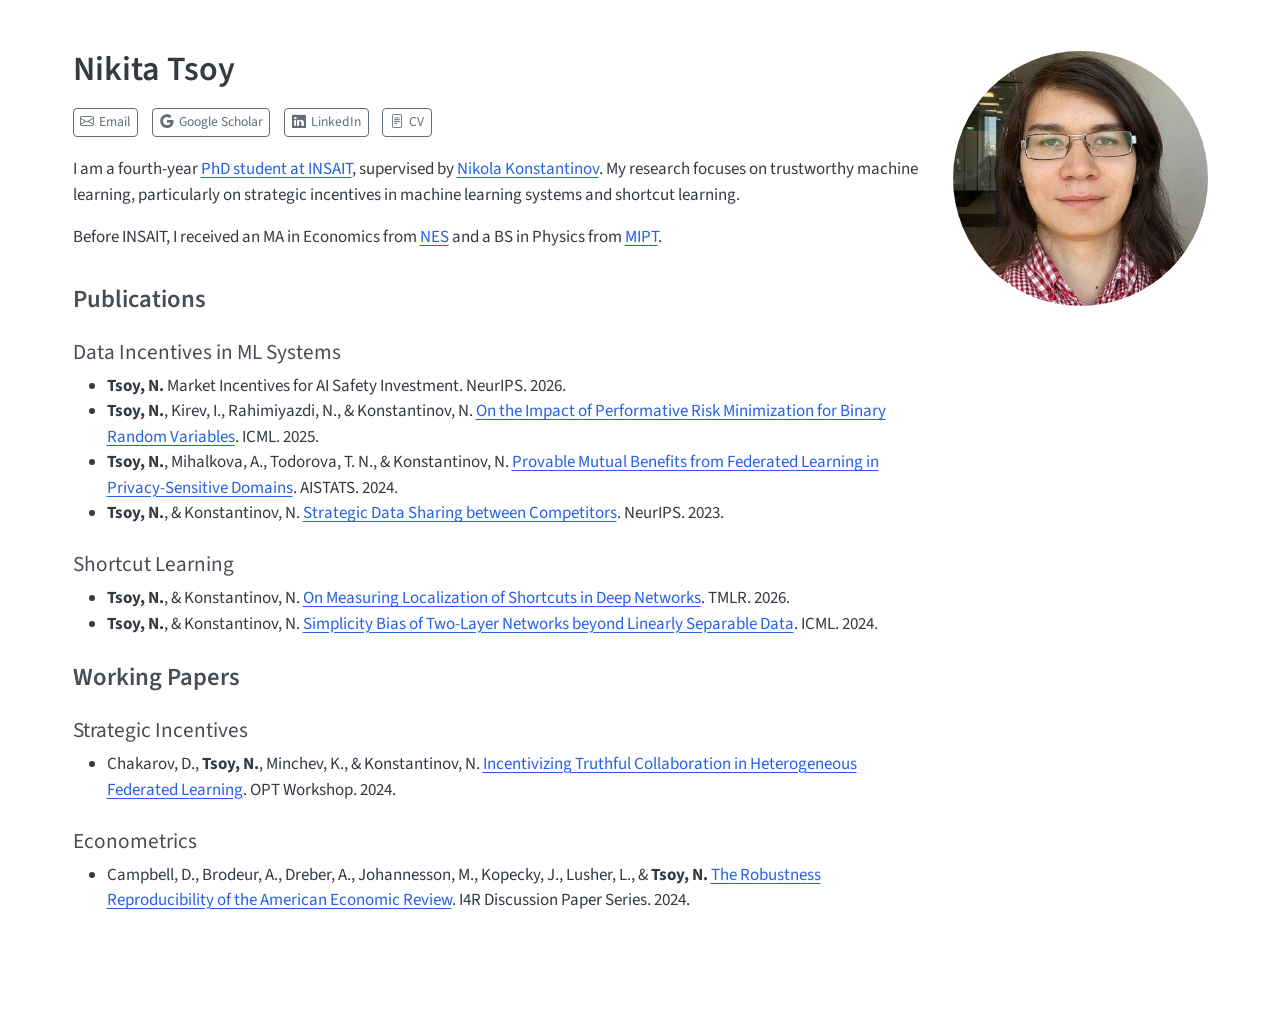
<file: index.html>
<!DOCTYPE html>
<html xmlns="http://www.w3.org/1999/xhtml" lang="en" xml:lang="en"><head>

<meta charset="utf-8">
<meta name="generator" content="quarto-1.9.38">

<meta name="viewport" content="width=device-width, initial-scale=1.0, user-scalable=yes">


<title>Nikita Tsoy</title>
<style>
/* Default styles provided by pandoc.
** See https://pandoc.org/MANUAL.html#variables-for-html for config info.
*/
code{white-space: pre-wrap;}
span.smallcaps{font-variant: small-caps;}
div.columns{display: flex; gap: min(4vw, 1.5em);}
div.column{flex: auto; overflow-x: auto;}
div.hanging-indent{margin-left: 1.5em; text-indent: -1.5em;}
ul.task-list{list-style: none;}
ul.task-list li input[type="checkbox"] {
  width: 0.8em;
  margin: 0 0.8em 0.2em -1em; /* quarto-specific, see https://github.com/quarto-dev/quarto-cli/issues/4556 */ 
  vertical-align: middle;
}
</style>


<script src="site_libs/quarto-nav/quarto-nav.js"></script>
<script src="site_libs/clipboard/clipboard.min.js"></script>
<script src="site_libs/quarto-search/autocomplete.umd.js"></script>
<script src="site_libs/quarto-search/fuse.min.js"></script>
<script src="site_libs/quarto-search/quarto-search.js"></script>
<meta name="quarto:offset" content="./">
<script src="site_libs/quarto-html/quarto.js" type="module"></script>
<script src="site_libs/quarto-html/tabsets/tabsets.js" type="module"></script>
<script src="site_libs/quarto-html/popper.min.js"></script>
<script src="site_libs/quarto-html/tippy.umd.min.js"></script>
<link href="site_libs/quarto-html/tippy.css" rel="stylesheet">
<link href="site_libs/quarto-html/quarto-syntax-highlighting-15634bcf2e68342d4ad2dfa704d543f6.css" rel="stylesheet" id="quarto-text-highlighting-styles">
<script src="site_libs/bootstrap/bootstrap.min.js"></script>
<link href="site_libs/bootstrap/bootstrap-icons.css" rel="stylesheet">
<link href="site_libs/bootstrap/bootstrap-c4ed11130decf2307763280cf2d6ceb8.min.css" rel="stylesheet" append-hash="true" id="quarto-bootstrap" data-mode="light">
<script id="quarto-search-options" type="application/json">{
  "location": "sidebar",
  "copy-button": false,
  "collapse-after": 3,
  "panel-placement": "start",
  "type": "textbox",
  "limit": 50,
  "keyboard-shortcut": [
    "f",
    "/",
    "s"
  ],
  "show-item-context": false,
  "language": {
    "search-no-results-text": "No results",
    "search-matching-documents-text": "matching documents",
    "search-copy-link-title": "Copy link to search",
    "search-hide-matches-text": "Hide additional matches",
    "search-more-match-text": "more match in this document",
    "search-more-matches-text": "more matches in this document",
    "search-clear-button-title": "Clear",
    "search-text-placeholder": "",
    "search-detached-cancel-button-title": "Cancel",
    "search-submit-button-title": "Submit",
    "search-label": "Search"
  }
}</script>


<link rel="stylesheet" href="styles.css">
</head>

<body class="quarto-light">

<div id="quarto-search-results"></div>
<!-- content -->
<div id="quarto-content" class="quarto-container page-columns page-rows-contents page-layout-full">
<!-- sidebar -->
<!-- margin-sidebar -->
    
<!-- main -->
<div class="quarto-about-solana column-page">
  <div class="about-entity">
    <div class="entity-contents">
      <header id="title-block-header" class="quarto-title-block default">
<div class="quarto-title">
<h1 class="title">Nikita Tsoy</h1>
</div>
<div class="quarto-title-meta column-page">
  </div>
</header> <div class="about-links">
  <a href="mailto:nikita.tsoy@insait.ai" class="about-link" rel="" target="">
    <i class="bi bi-envelope"></i>
     <span class="about-link-text">Email</span>
  </a>
  <a href="https://scholar.google.com/citations?user=R6oTOHUAAAAJ" class="about-link" rel="" target="">
    <i class="bi bi-google"></i>
     <span class="about-link-text">Google Scholar</span>
  </a>
  <a href="https://www.linkedin.com/in/nikita-tsoy98/" class="about-link" rel="" target="">
    <i class="bi bi-linkedin"></i>
     <span class="about-link-text">LinkedIn</span>
  </a>
  <a href="/cv.pdf" class="about-link" rel="" target="">
    <i class="bi bi-file-text"></i>
     <span class="about-link-text">CV</span>
  </a>
</div>
      <div class="about-contents"><main class="content column-page" id="quarto-document-content">
<p>I am a fourth-year <a href="https://insait.ai/nikita-tsoy">PhD student at INSAIT</a>, supervised by <a href="https://insait.ai/dr-nikola-konstantinov/">Nikola Konstantinov</a>. My research focuses on trustworthy machine learning, particularly on strategic incentives in machine learning systems and shortcut learning.</p>
<p>Before INSAIT, I received an MA in Economics from <a href="https://www.nes.ru/">NES</a> and a BS in Physics from <a href="https://eng.mipt.ru/">MIPT</a>.</p>
<section id="publications" class="level3">
<h3 data-anchor-id="publications">Publications</h3>
<section id="data-incentives-in-ml-systems" class="level4">
<h4 data-anchor-id="data-incentives-in-ml-systems">Data Incentives in ML Systems</h4>
<ul>
<li><strong>Tsoy, N.</strong> Market Incentives for AI Safety Investment. NeurIPS. 2026.</li>
<li><strong>Tsoy, N.</strong>, Kirev, I., Rahimiyazdi, N., &amp; Konstantinov, N. <a href="https://openreview.net/forum?id=yIL0WEiGNo">On the Impact of Performative Risk Minimization for Binary Random Variables</a>. ICML. 2025.</li>
<li><strong>Tsoy, N.</strong>, Mihalkova, A., Todorova, T. N., &amp; Konstantinov, N. <a href="https://proceedings.mlr.press/v238/tsoy24a.html">Provable Mutual Benefits from Federated Learning in Privacy-Sensitive Domains</a>. AISTATS. 2024.</li>
<li><strong>Tsoy, N.</strong>, &amp; Konstantinov, N. <a href="https://openreview.net/forum?id=AkK3S2spZs">Strategic Data Sharing between Competitors</a>. NeurIPS. 2023.</li>
</ul>
</section>
<section id="shortcut-learning" class="level4">
<h4 data-anchor-id="shortcut-learning">Shortcut Learning</h4>
<ul>
<li><strong>Tsoy, N.</strong>, &amp; Konstantinov, N. <a href="https://openreview.net/forum?id=53nSsrMKU4">On Measuring Localization of Shortcuts in Deep Networks</a>. TMLR. 2026.</li>
<li><strong>Tsoy, N.</strong>, &amp; Konstantinov, N. <a href="https://openreview.net/forum?id=eGZH3HCuGm">Simplicity Bias of Two-Layer Networks beyond Linearly Separable Data</a>. ICML. 2024.</li>
</ul>
</section>
</section>
<section id="working-papers" class="level3">
<h3 data-anchor-id="working-papers">Working Papers</h3>
<section id="strategic-incentives" class="level4">
<h4 data-anchor-id="strategic-incentives">Strategic Incentives</h4>
<ul>
<li>Chakarov, D., <strong>Tsoy, N.</strong>, Minchev, K., &amp; Konstantinov, N. <a href="https://arxiv.org/abs/2412.00980">Incentivizing Truthful Collaboration in Heterogeneous Federated Learning</a>. OPT Workshop. 2024.</li>
</ul>
</section>
<section id="econometrics" class="level4">
<h4 data-anchor-id="econometrics">Econometrics</h4>
<ul>
<li>Campbell, D., Brodeur, A., Dreber, A., Johannesson, M., Kopecky, J., Lusher, L., &amp; <strong>Tsoy, N.</strong> <a href="https://hdl.handle.net/10419/295222">The Robustness Reproducibility of the American Economic Review</a>. I4R Discussion Paper Series. 2024.</li>
</ul>


</section>
</section>
</main></div>
    </div>
    <img src="selfie.jpg" alt="Nikita Tsoy" class="about-image
  round " style="height: 15em; width: 15em;">
  </div>
</div>
 <!-- /main -->
<script id="quarto-html-after-body" type="application/javascript">
  window.document.addEventListener("DOMContentLoaded", function (event) {
    const isCodeAnnotation = (el) => {
      for (const clz of el.classList) {
        if (clz.startsWith('code-annotation-')) {                     
          return true;
        }
      }
      return false;
    }
    const onCopySuccess = function(e) {
      // button target
      const button = e.trigger;
      // don't keep focus
      button.blur();
      // flash "checked"
      button.classList.add('code-copy-button-checked');
      var currentTitle = button.getAttribute("title");
      button.setAttribute("title", "Copied!");
      let tooltip;
      if (window.bootstrap) {
        button.setAttribute("data-bs-toggle", "tooltip");
        button.setAttribute("data-bs-placement", "left");
        button.setAttribute("data-bs-title", "Copied!");
        tooltip = new bootstrap.Tooltip(button, 
          { trigger: "manual", 
            customClass: "code-copy-button-tooltip",
            offset: [0, -8]});
        tooltip.show();    
      }
      setTimeout(function() {
        if (tooltip) {
          tooltip.hide();
          button.removeAttribute("data-bs-title");
          button.removeAttribute("data-bs-toggle");
          button.removeAttribute("data-bs-placement");
        }
        button.setAttribute("title", currentTitle);
        button.classList.remove('code-copy-button-checked');
      }, 1000);
      // clear code selection
      e.clearSelection();
    }
    const getTextToCopy = function(trigger) {
      const outerScaffold = trigger.parentElement.cloneNode(true);
      const codeEl = outerScaffold.querySelector('code');
      for (const childEl of codeEl.children) {
        if (isCodeAnnotation(childEl)) {
          childEl.remove();
        }
      }
      return codeEl.innerText;
    }
    const clipboard = new window.ClipboardJS('.code-copy-button:not([data-in-quarto-modal])', {
      text: getTextToCopy
    });
    clipboard.on('success', onCopySuccess);
    if (window.document.getElementById('quarto-embedded-source-code-modal')) {
      const clipboardModal = new window.ClipboardJS('.code-copy-button[data-in-quarto-modal]', {
        text: getTextToCopy,
        container: window.document.getElementById('quarto-embedded-source-code-modal')
      });
      clipboardModal.on('success', onCopySuccess);
    }
      var localhostRegex = new RegExp(/^(?:http|https):\/\/localhost\:?[0-9]*\//);
      var mailtoRegex = new RegExp(/^mailto:/);
        var filterRegex = new RegExp('/' + window.location.host + '/');
      var isInternal = (href) => {
          return filterRegex.test(href) || localhostRegex.test(href) || mailtoRegex.test(href);
      }
      // Inspect non-navigation links and adorn them if external
     var links = window.document.querySelectorAll('a[href]:not(.nav-link):not(.navbar-brand):not(.toc-action):not(.sidebar-link):not(.sidebar-item-toggle):not(.pagination-link):not(.no-external):not([aria-hidden]):not(.dropdown-item):not(.quarto-navigation-tool):not(.about-link)');
      for (var i=0; i<links.length; i++) {
        const link = links[i];
        if (!isInternal(link.href)) {
          // undo the damage that might have been done by quarto-nav.js in the case of
          // links that we want to consider external
          if (link.dataset.originalHref !== undefined) {
            link.href = link.dataset.originalHref;
          }
        }
      }
    function tippyHover(el, contentFn, onTriggerFn, onUntriggerFn) {
      const config = {
        allowHTML: true,
        maxWidth: 500,
        delay: 100,
        arrow: false,
        appendTo: function(el) {
            return el.parentElement;
        },
        interactive: true,
        interactiveBorder: 10,
        theme: 'quarto',
        placement: 'bottom-start',
      };
      if (contentFn) {
        config.content = contentFn;
      }
      if (onTriggerFn) {
        config.onTrigger = onTriggerFn;
      }
      if (onUntriggerFn) {
        config.onUntrigger = onUntriggerFn;
      }
      window.tippy(el, config); 
    }
    const noterefs = window.document.querySelectorAll('a[role="doc-noteref"]');
    for (var i=0; i<noterefs.length; i++) {
      const ref = noterefs[i];
      tippyHover(ref, function() {
        // use id or data attribute instead here
        let href = ref.getAttribute('data-footnote-href') || ref.getAttribute('href');
        try { href = new URL(href).hash; } catch {}
        const id = href.replace(/^#\/?/, "");
        const note = window.document.getElementById(id);
        if (note) {
          return note.innerHTML;
        } else {
          return "";
        }
      });
    }
    const xrefs = window.document.querySelectorAll('a.quarto-xref');
    const processXRef = (id, note) => {
      // Strip column container classes
      const stripColumnClz = (el) => {
        el.classList.remove("page-full", "page-columns");
        if (el.children) {
          for (const child of el.children) {
            stripColumnClz(child);
          }
        }
      }
      stripColumnClz(note)
      if (id === null || id.startsWith('sec-')) {
        // Special case sections, only their first couple elements
        const container = document.createElement("div");
        if (note.children && note.children.length > 2) {
          container.appendChild(note.children[0].cloneNode(true));
          for (let i = 1; i < note.children.length; i++) {
            const child = note.children[i];
            if (child.tagName === "P" && child.innerText === "") {
              continue;
            } else {
              container.appendChild(child.cloneNode(true));
              break;
            }
          }
          if (window.Quarto?.typesetMath) {
            window.Quarto.typesetMath(container);
          }
          return container.innerHTML
        } else {
          if (window.Quarto?.typesetMath) {
            window.Quarto.typesetMath(note);
          }
          return note.innerHTML;
        }
      } else {
        // Remove any anchor links if they are present
        const anchorLink = note.querySelector('a.anchorjs-link');
        if (anchorLink) {
          anchorLink.remove();
        }
        if (window.Quarto?.typesetMath) {
          window.Quarto.typesetMath(note);
        }
        if (note.classList.contains("callout")) {
          return note.outerHTML;
        } else {
          return note.innerHTML;
        }
      }
    }
    for (var i=0; i<xrefs.length; i++) {
      const xref = xrefs[i];
      tippyHover(xref, undefined, function(instance) {
        instance.disable();
        let url = xref.getAttribute('href');
        let hash = undefined; 
        if (url.startsWith('#')) {
          hash = url;
        } else {
          try { hash = new URL(url).hash; } catch {}
        }
        if (hash) {
          const id = hash.replace(/^#\/?/, "");
          const note = window.document.getElementById(id);
          if (note !== null) {
            try {
              const html = processXRef(id, note.cloneNode(true));
              instance.setContent(html);
            } finally {
              instance.enable();
              instance.show();
            }
          } else {
            // See if we can fetch this
            fetch(url.split('#')[0])
            .then(res => res.text())
            .then(html => {
              const parser = new DOMParser();
              const htmlDoc = parser.parseFromString(html, "text/html");
              const note = htmlDoc.getElementById(id);
              if (note !== null) {
                const html = processXRef(id, note);
                instance.setContent(html);
              } 
            }).finally(() => {
              instance.enable();
              instance.show();
            });
          }
        } else {
          // See if we can fetch a full url (with no hash to target)
          // This is a special case and we should probably do some content thinning / targeting
          fetch(url)
          .then(res => res.text())
          .then(html => {
            const parser = new DOMParser();
            const htmlDoc = parser.parseFromString(html, "text/html");
            const note = htmlDoc.querySelector('main.content');
            if (note !== null) {
              // This should only happen for chapter cross references
              // (since there is no id in the URL)
              // remove the first header
              if (note.children.length > 0 && note.children[0].tagName === "HEADER") {
                note.children[0].remove();
              }
              const html = processXRef(null, note);
              instance.setContent(html);
            } 
          }).finally(() => {
            instance.enable();
            instance.show();
          });
        }
      }, function(instance) {
      });
    }
        let selectedAnnoteEl;
        const selectorForAnnotation = ( cell, annotation) => {
          let cellAttr = 'data-code-cell="' + cell + '"';
          let lineAttr = 'data-code-annotation="' +  annotation + '"';
          const selector = 'span[' + cellAttr + '][' + lineAttr + ']';
          return selector;
        }
        const selectCodeLines = (annoteEl) => {
          const doc = window.document;
          const targetCell = annoteEl.getAttribute("data-target-cell");
          const targetAnnotation = annoteEl.getAttribute("data-target-annotation");
          const annoteSpan = window.document.querySelector(selectorForAnnotation(targetCell, targetAnnotation));
          const lines = annoteSpan.getAttribute("data-code-lines").split(",");
          const lineIds = lines.map((line) => {
            return targetCell + "-" + line;
          })
          let top = null;
          let height = null;
          let parent = null;
          if (lineIds.length > 0) {
              //compute the position of the single el (top and bottom and make a div)
              const el = window.document.getElementById(lineIds[0]);
              top = el.offsetTop;
              height = el.offsetHeight;
              parent = el.parentElement.parentElement;
            if (lineIds.length > 1) {
              const lastEl = window.document.getElementById(lineIds[lineIds.length - 1]);
              const bottom = lastEl.offsetTop + lastEl.offsetHeight;
              height = bottom - top;
            }
            if (top !== null && height !== null && parent !== null) {
              // cook up a div (if necessary) and position it 
              let div = window.document.getElementById("code-annotation-line-highlight");
              if (div === null) {
                div = window.document.createElement("div");
                div.setAttribute("id", "code-annotation-line-highlight");
                div.style.position = 'absolute';
                parent.appendChild(div);
              }
              div.style.top = top - 2 + "px";
              div.style.height = height + 4 + "px";
              div.style.left = 0;
              let gutterDiv = window.document.getElementById("code-annotation-line-highlight-gutter");
              if (gutterDiv === null) {
                gutterDiv = window.document.createElement("div");
                gutterDiv.setAttribute("id", "code-annotation-line-highlight-gutter");
                gutterDiv.style.position = 'absolute';
                const codeCell = window.document.getElementById(targetCell);
                const gutter = codeCell.querySelector('.code-annotation-gutter');
                gutter.appendChild(gutterDiv);
              }
              gutterDiv.style.top = top - 2 + "px";
              gutterDiv.style.height = height + 4 + "px";
            }
            selectedAnnoteEl = annoteEl;
          }
        };
        const unselectCodeLines = () => {
          const elementsIds = ["code-annotation-line-highlight", "code-annotation-line-highlight-gutter"];
          elementsIds.forEach((elId) => {
            const div = window.document.getElementById(elId);
            if (div) {
              div.remove();
            }
          });
          selectedAnnoteEl = undefined;
        };
          // Handle positioning of the toggle
      window.addEventListener(
        "resize",
        throttle(() => {
          elRect = undefined;
          if (selectedAnnoteEl) {
            selectCodeLines(selectedAnnoteEl);
          }
        }, 10)
      );
      function throttle(fn, ms) {
      let throttle = false;
      let timer;
        return (...args) => {
          if(!throttle) { // first call gets through
              fn.apply(this, args);
              throttle = true;
          } else { // all the others get throttled
              if(timer) clearTimeout(timer); // cancel #2
              timer = setTimeout(() => {
                fn.apply(this, args);
                timer = throttle = false;
              }, ms);
          }
        };
      }
        // Attach click handler to the DT
        const annoteDls = window.document.querySelectorAll('dt[data-target-cell]');
        for (const annoteDlNode of annoteDls) {
          annoteDlNode.addEventListener('click', (event) => {
            const clickedEl = event.target;
            if (clickedEl !== selectedAnnoteEl) {
              unselectCodeLines();
              const activeEl = window.document.querySelector('dt[data-target-cell].code-annotation-active');
              if (activeEl) {
                activeEl.classList.remove('code-annotation-active');
              }
              selectCodeLines(clickedEl);
              clickedEl.classList.add('code-annotation-active');
            } else {
              // Unselect the line
              unselectCodeLines();
              clickedEl.classList.remove('code-annotation-active');
            }
          });
        }
    const findCites = (el) => {
      const parentEl = el.parentElement;
      if (parentEl) {
        const cites = parentEl.dataset.cites;
        if (cites) {
          return {
            el,
            cites: cites.split(' ')
          };
        } else {
          return findCites(el.parentElement)
        }
      } else {
        return undefined;
      }
    };
    var bibliorefs = window.document.querySelectorAll('a[role="doc-biblioref"]');
    for (var i=0; i<bibliorefs.length; i++) {
      const ref = bibliorefs[i];
      const citeInfo = findCites(ref);
      if (citeInfo) {
        tippyHover(citeInfo.el, function() {
          var popup = window.document.createElement('div');
          citeInfo.cites.forEach(function(cite) {
            var citeDiv = window.document.createElement('div');
            citeDiv.classList.add('hanging-indent');
            citeDiv.classList.add('csl-entry');
            var biblioDiv = window.document.getElementById('ref-' + cite);
            if (biblioDiv) {
              citeDiv.innerHTML = biblioDiv.innerHTML;
            }
            popup.appendChild(citeDiv);
          });
          return popup.innerHTML;
        });
      }
    }
  });
  </script>
</div> <!-- /content -->




</body></html>
</file>
<file: site_libs/quarto-html/tippy.css>
.tippy-box[data-animation=fade][data-state=hidden]{opacity:0}[data-tippy-root]{max-width:calc(100vw - 10px)}.tippy-box{position:relative;background-color:#333;color:#fff;border-radius:4px;font-size:14px;line-height:1.4;white-space:normal;outline:0;transition-property:transform,visibility,opacity}.tippy-box[data-placement^=top]>.tippy-arrow{bottom:0}.tippy-box[data-placement^=top]>.tippy-arrow:before{bottom:-7px;left:0;border-width:8px 8px 0;border-top-color:initial;transform-origin:center top}.tippy-box[data-placement^=bottom]>.tippy-arrow{top:0}.tippy-box[data-placement^=bottom]>.tippy-arrow:before{top:-7px;left:0;border-width:0 8px 8px;border-bottom-color:initial;transform-origin:center bottom}.tippy-box[data-placement^=left]>.tippy-arrow{right:0}.tippy-box[data-placement^=left]>.tippy-arrow:before{border-width:8px 0 8px 8px;border-left-color:initial;right:-7px;transform-origin:center left}.tippy-box[data-placement^=right]>.tippy-arrow{left:0}.tippy-box[data-placement^=right]>.tippy-arrow:before{left:-7px;border-width:8px 8px 8px 0;border-right-color:initial;transform-origin:center right}.tippy-box[data-inertia][data-state=visible]{transition-timing-function:cubic-bezier(.54,1.5,.38,1.11)}.tippy-arrow{width:16px;height:16px;color:#333}.tippy-arrow:before{content:"";position:absolute;border-color:transparent;border-style:solid}.tippy-content{position:relative;padding:5px 9px;z-index:1}
</file>
<file: site_libs/quarto-html/quarto-syntax-highlighting-15634bcf2e68342d4ad2dfa704d543f6.css>
/* quarto syntax highlight colors */
:root {
  --quarto-hl-ot-color: #003B4F;
  --quarto-hl-at-color: #657422;
  --quarto-hl-ss-color: #20794D;
  --quarto-hl-an-color: #5E5E5E;
  --quarto-hl-fu-color: #4758AB;
  --quarto-hl-st-color: #20794D;
  --quarto-hl-cf-color: #003B4F;
  --quarto-hl-op-color: #5E5E5E;
  --quarto-hl-er-color: #AD0000;
  --quarto-hl-bn-color: #AD0000;
  --quarto-hl-al-color: #AD0000;
  --quarto-hl-va-color: #111111;
  --quarto-hl-bu-color: inherit;
  --quarto-hl-ex-color: inherit;
  --quarto-hl-pp-color: #AD0000;
  --quarto-hl-in-color: #5E5E5E;
  --quarto-hl-vs-color: #20794D;
  --quarto-hl-wa-color: #5E5E5E;
  --quarto-hl-do-color: #5E5E5E;
  --quarto-hl-im-color: #00769E;
  --quarto-hl-ch-color: #20794D;
  --quarto-hl-dt-color: #AD0000;
  --quarto-hl-fl-color: #AD0000;
  --quarto-hl-co-color: #5E5E5E;
  --quarto-hl-cv-color: #5E5E5E;
  --quarto-hl-cn-color: #8f5902;
  --quarto-hl-sc-color: #5E5E5E;
  --quarto-hl-dv-color: #AD0000;
  --quarto-hl-kw-color: #003B4F;
}

/* other quarto variables */
:root {
  --quarto-font-monospace: SFMono-Regular, Menlo, Monaco, Consolas, "Liberation Mono", "Courier New", monospace;
}

/* syntax highlight based on Pandoc's rules */
pre > code.sourceCode > span {
  color: #003B4F;
}

code.sourceCode > span {
  color: #003B4F;
}

div.sourceCode,
div.sourceCode pre.sourceCode {
  color: #003B4F;
}

/* Normal */
code span {
  color: #003B4F;
}

/* Alert */
code span.al {
  color: #AD0000;
  font-style: inherit;
}

/* Annotation */
code span.an {
  color: #5E5E5E;
  font-style: inherit;
}

/* Attribute */
code span.at {
  color: #657422;
  font-style: inherit;
}

/* BaseN */
code span.bn {
  color: #AD0000;
  font-style: inherit;
}

/* BuiltIn */
code span.bu {
  font-style: inherit;
}

/* ControlFlow */
code span.cf {
  color: #003B4F;
  font-weight: bold;
  font-style: inherit;
}

/* Char */
code span.ch {
  color: #20794D;
  font-style: inherit;
}

/* Constant */
code span.cn {
  color: #8f5902;
  font-style: inherit;
}

/* Comment */
code span.co {
  color: #5E5E5E;
  font-style: inherit;
}

/* CommentVar */
code span.cv {
  color: #5E5E5E;
  font-style: italic;
}

/* Documentation */
code span.do {
  color: #5E5E5E;
  font-style: italic;
}

/* DataType */
code span.dt {
  color: #AD0000;
  font-style: inherit;
}

/* DecVal */
code span.dv {
  color: #AD0000;
  font-style: inherit;
}

/* Error */
code span.er {
  color: #AD0000;
  font-style: inherit;
}

/* Extension */
code span.ex {
  font-style: inherit;
}

/* Float */
code span.fl {
  color: #AD0000;
  font-style: inherit;
}

/* Function */
code span.fu {
  color: #4758AB;
  font-style: inherit;
}

/* Import */
code span.im {
  color: #00769E;
  font-style: inherit;
}

/* Information */
code span.in {
  color: #5E5E5E;
  font-style: inherit;
}

/* Keyword */
code span.kw {
  color: #003B4F;
  font-weight: bold;
  font-style: inherit;
}

/* Operator */
code span.op {
  color: #5E5E5E;
  font-style: inherit;
}

/* Other */
code span.ot {
  color: #003B4F;
  font-style: inherit;
}

/* Preprocessor */
code span.pp {
  color: #AD0000;
  font-style: inherit;
}

/* SpecialChar */
code span.sc {
  color: #5E5E5E;
  font-style: inherit;
}

/* SpecialString */
code span.ss {
  color: #20794D;
  font-style: inherit;
}

/* String */
code span.st {
  color: #20794D;
  font-style: inherit;
}

/* Variable */
code span.va {
  color: #111111;
  font-style: inherit;
}

/* VerbatimString */
code span.vs {
  color: #20794D;
  font-style: inherit;
}

/* Warning */
code span.wa {
  color: #5E5E5E;
  font-style: italic;
}

.prevent-inlining {
  content: "</";
}

/*# sourceMappingURL=f23921c56f73e400b49028c9186a1aa0.css.map */
</file>
<file: styles.css>
/* css styles */
</file>
